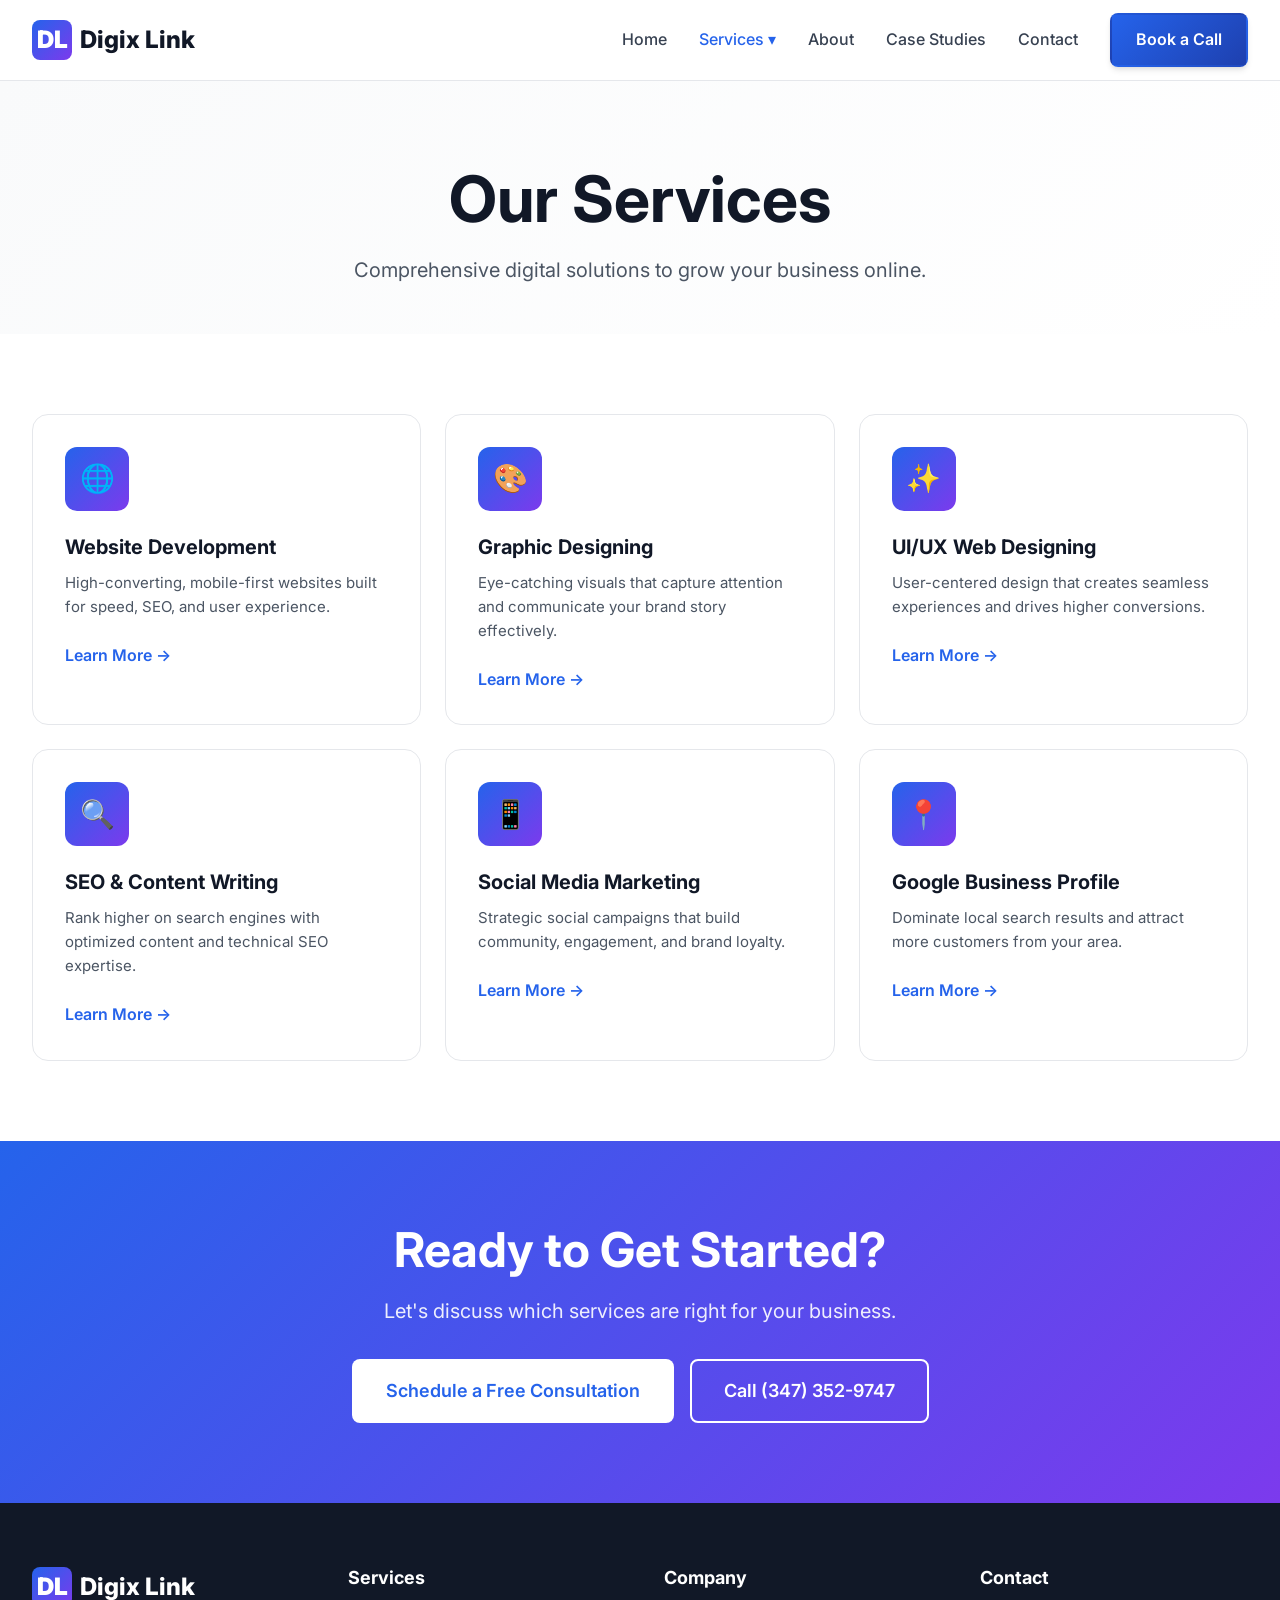
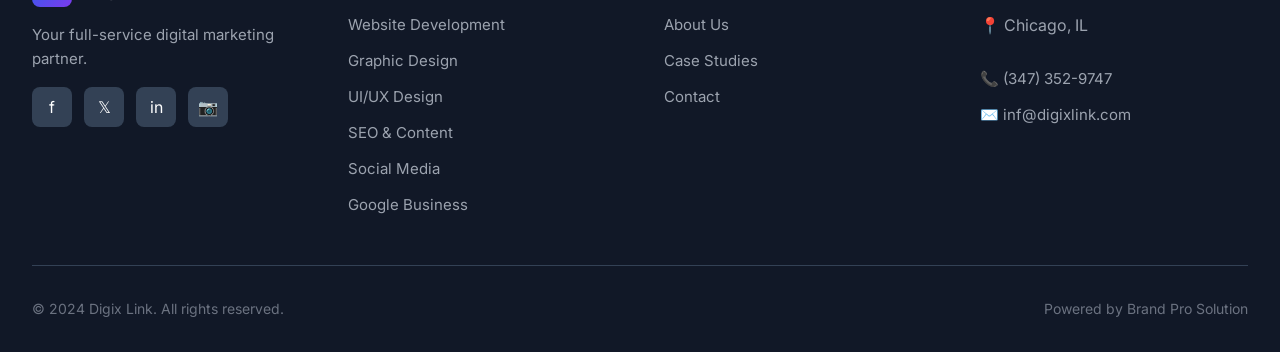
<file: digix-link/pages/services.html>
<!DOCTYPE html>
<html lang="en">
<head>
  <meta charset="UTF-8">
  <meta name="viewport" content="width=device-width, initial-scale=1.0">
  <title>Our Services | Digix Link</title>
  <link rel="preconnect" href="https://fonts.googleapis.com">
  <link rel="preconnect" href="https://fonts.gstatic.com" crossorigin>
  <link href="https://fonts.googleapis.com/css2?family=Inter:wght@400;500;600;700;800;900&display=swap" rel="stylesheet">
  <link rel="stylesheet" href="../css/style.css">
</head>
<body>
  <header class="header" id="header">
    <div class="container nav-container">
      <a href="../index.html" class="logo"><div class="logo-icon">DL</div><span>Digix Link</span></a>
      <nav class="nav-menu" id="navMenu">
        <a href="../index.html" class="nav-link">Home</a>
        <div class="dropdown">
          <a href="services.html" class="nav-link">Services ▾</a>
          <div class="dropdown-menu">
            <a href="website-development.html" class="dropdown-item"><div class="dropdown-icon">🌐</div><div><strong>Website Development</strong></div></a>
            <a href="graphic-design.html" class="dropdown-item"><div class="dropdown-icon">🎨</div><div><strong>Graphic Design</strong></div></a>
            <a href="ui-ux-design.html" class="dropdown-item"><div class="dropdown-icon">✨</div><div><strong>UI/UX Design</strong></div></a>
            <a href="seo-content.html" class="dropdown-item"><div class="dropdown-icon">🔍</div><div><strong>SEO & Content</strong></div></a>
            <a href="social-media.html" class="dropdown-item"><div class="dropdown-icon">📱</div><div><strong>Social Media</strong></div></a>
            <a href="google-business.html" class="dropdown-item"><div class="dropdown-icon">📍</div><div><strong>Google Business</strong></div></a>
          </div>
        </div>
        <a href="about.html" class="nav-link">About</a>
        <a href="case-studies.html" class="nav-link">Case Studies</a>
        <a href="contact.html" class="nav-link">Contact</a>
        <a href="tel:3473529747" class="btn btn-primary">Book a Call</a>
      </nav>
      <button class="mobile-toggle" id="mobileToggle"><span></span><span></span><span></span></button>
    </div>
  </header>

  <section class="page-header">
    <div class="container">
      <h1>Our Services</h1>
      <p>Comprehensive digital solutions to grow your business online.</p>
    </div>
  </section>

  <section class="services-section">
    <div class="container">
      <div class="services-grid">
        <div class="service-card fade-in">
          <div class="service-icon">🌐</div>
          <h3>Website Development</h3>
          <p>High-converting, mobile-first websites built for speed, SEO, and user experience.</p>
          <a href="website-development.html" class="service-link">Learn More →</a>
        </div>
        <div class="service-card fade-in">
          <div class="service-icon">🎨</div>
          <h3>Graphic Designing</h3>
          <p>Eye-catching visuals that capture attention and communicate your brand story effectively.</p>
          <a href="graphic-design.html" class="service-link">Learn More →</a>
        </div>
        <div class="service-card fade-in">
          <div class="service-icon">✨</div>
          <h3>UI/UX Web Designing</h3>
          <p>User-centered design that creates seamless experiences and drives higher conversions.</p>
          <a href="ui-ux-design.html" class="service-link">Learn More →</a>
        </div>
        <div class="service-card fade-in">
          <div class="service-icon">🔍</div>
          <h3>SEO & Content Writing</h3>
          <p>Rank higher on search engines with optimized content and technical SEO expertise.</p>
          <a href="seo-content.html" class="service-link">Learn More →</a>
        </div>
        <div class="service-card fade-in">
          <div class="service-icon">📱</div>
          <h3>Social Media Marketing</h3>
          <p>Strategic social campaigns that build community, engagement, and brand loyalty.</p>
          <a href="social-media.html" class="service-link">Learn More →</a>
        </div>
        <div class="service-card fade-in">
          <div class="service-icon">📍</div>
          <h3>Google Business Profile</h3>
          <p>Dominate local search results and attract more customers from your area.</p>
          <a href="google-business.html" class="service-link">Learn More →</a>
        </div>
      </div>
    </div>
  </section>

  <section class="cta-section">
    <div class="container cta-content">
      <h2 class="cta-title">Ready to Get Started?</h2>
      <p class="cta-subtitle">Let's discuss which services are right for your business.</p>
      <div class="cta-buttons">
        <a href="contact.html" class="btn btn-white btn-lg">Schedule a Free Consultation</a>
        <a href="tel:3473529747" class="btn btn-outline-white btn-lg">Call (347) 352-9747</a>
      </div>
    </div>
  </section>

  <footer class="footer">
    <div class="container">
      <div class="footer-grid">
        <div class="footer-brand">
          <a href="../index.html" class="logo"><div class="logo-icon">DL</div><span>Digix Link</span></a>
          <p>Your full-service digital marketing partner.</p>
          <div class="social-links">
            <a href="#" class="social-link">f</a>
            <a href="#" class="social-link">𝕏</a>
            <a href="#" class="social-link">in</a>
            <a href="#" class="social-link">📷</a>
          </div>
        </div>
        <div>
          <h4 class="footer-title">Services</h4>
          <div class="footer-links">
            <a href="website-development.html" class="footer-link">Website Development</a>
            <a href="graphic-design.html" class="footer-link">Graphic Design</a>
            <a href="ui-ux-design.html" class="footer-link">UI/UX Design</a>
            <a href="seo-content.html" class="footer-link">SEO & Content</a>
            <a href="social-media.html" class="footer-link">Social Media</a>
            <a href="google-business.html" class="footer-link">Google Business</a>
          </div>
        </div>
        <div>
          <h4 class="footer-title">Company</h4>
          <div class="footer-links">
            <a href="about.html" class="footer-link">About Us</a>
            <a href="case-studies.html" class="footer-link">Case Studies</a>
            <a href="contact.html" class="footer-link">Contact</a>
          </div>
        </div>
        <div>
          <h4 class="footer-title">Contact</h4>
          <div class="footer-links">
            <p style="color: var(--gray-400);">📍 Chicago, IL</p>
            <a href="tel:3473529747" class="footer-link">📞 (347) 352-9747</a>
            <a href="mailto:inf@digixlink.com" class="footer-link">✉️ inf@digixlink.com</a>
          </div>
        </div>
      </div>
      <div class="footer-bottom">
        <p>&copy; 2024 Digix Link. All rights reserved.</p>
        <p>Powered by Brand Pro Solution</p>
      </div>
    </div>
  </footer>
  <script src="../js/main.js"></script>
</body>
</html>
</file>
<file: digix-link/css/style.css>
/* ============================================
   DIGIX LINK - Modern Digital Agency Styles
   ============================================ */

/* CSS Variables & Color Palette */
:root {
  /* Primary Colors */
  --primary-blue: #2563eb;
  --primary-dark: #1e40af;
  --primary-light: #3b82f6;
  
  /* Secondary Colors */
  --secondary-purple: #7c3aed;
  --secondary-dark: #5b21b6;
  
  /* Accent Colors */
  --accent-cyan: #06b6d4;
  --accent-green: #10b981;
  --accent-orange: #f59e0b;
  
  /* Neutral Colors */
  --white: #ffffff;
  --gray-50: #f9fafb;
  --gray-100: #f3f4f6;
  --gray-200: #e5e7eb;
  --gray-300: #d1d5db;
  --gray-400: #9ca3af;
  --gray-500: #6b7280;
  --gray-600: #4b5563;
  --gray-700: #374151;
  --gray-800: #1f2937;
  --gray-900: #111827;
  
  /* Dark Mode */
  --dark-bg: #0f172a;
  --dark-surface: #1e293b;
  --dark-surface-light: #334155;
  
  /* Typography */
  --font-primary: 'Inter', -apple-system, BlinkMacSystemFont, 'Segoe UI', sans-serif;
  --font-heading: 'Inter', sans-serif;
  
  /* Spacing (8pt Grid) */
  --space-1: 0.25rem;
  --space-2: 0.5rem;
  --space-3: 0.75rem;
  --space-4: 1rem;
  --space-5: 1.25rem;
  --space-6: 1.5rem;
  --space-8: 2rem;
  --space-10: 2.5rem;
  --space-12: 3rem;
  --space-16: 4rem;
  --space-20: 5rem;
  --space-24: 6rem;
  
  /* Border Radius */
  --radius-sm: 4px;
  --radius-md: 8px;
  --radius-lg: 12px;
  --radius-xl: 16px;
  --radius-full: 9999px;
  
  /* Shadows */
  --shadow-sm: 0 1px 2px 0 rgba(0, 0, 0, 0.05);
  --shadow-md: 0 4px 6px -1px rgba(0, 0, 0, 0.1), 0 2px 4px -1px rgba(0, 0, 0, 0.06);
  --shadow-lg: 0 10px 15px -3px rgba(0, 0, 0, 0.1), 0 4px 6px -2px rgba(0, 0, 0, 0.05);
  --shadow-xl: 0 20px 25px -5px rgba(0, 0, 0, 0.1), 0 10px 10px -5px rgba(0, 0, 0, 0.04);
  --shadow-2xl: 0 25px 50px -12px rgba(0, 0, 0, 0.25);
  
  /* Transitions */
  --transition-fast: 150ms ease;
  --transition-base: 300ms ease;
  --transition-slow: 500ms ease;
  
  /* Z-index layers */
  --z-dropdown: 1000;
  --z-sticky: 1020;
  --z-fixed: 1030;
  --z-modal-backdrop: 1040;
  --z-modal: 1050;
  --z-popover: 1060;
  --z-tooltip: 1070;
}

/* Reset & Base Styles */
*, *::before, *::after {
  box-sizing: border-box;
  margin: 0;
  padding: 0;
}

html {
  scroll-behavior: smooth;
  font-size: 16px;
}

body {
  font-family: var(--font-primary);
  line-height: 1.6;
  color: var(--gray-800);
  background-color: var(--white);
  overflow-x: hidden;
}

img {
  max-width: 100%;
  height: auto;
  display: block;
}

a {
  text-decoration: none;
  color: inherit;
  transition: color var(--transition-fast);
}

ul, ol {
  list-style: none;
}

button, input, textarea, select {
  font-family: inherit;
  font-size: inherit;
}

/* Typography Scale */
h1, h2, h3, h4, h5, h6 {
  font-family: var(--font-heading);
  font-weight: 700;
  line-height: 1.2;
  color: var(--gray-900);
}

h1 { font-size: clamp(2.5rem, 5vw, 4rem); }
h2 { font-size: clamp(2rem, 4vw, 3rem); }
h3 { font-size: clamp(1.5rem, 3vw, 2rem); }
h4 { font-size: clamp(1.25rem, 2vw, 1.5rem); }
h5 { font-size: 1.125rem; }
h6 { font-size: 1rem; }

p {
  margin-bottom: var(--space-4);
  color: var(--gray-600);
}

.text-gradient {
  background: linear-gradient(135deg, var(--primary-blue), var(--secondary-purple));
  -webkit-background-clip: text;
  -webkit-text-fill-color: transparent;
  background-clip: text;
}

/* Container */
.container {
  width: 100%;
  max-width: 1280px;
  margin: 0 auto;
  padding: 0 var(--space-4);
}

@media (min-width: 768px) {
  .container {
    padding: 0 var(--space-8);
  }
}

/* Buttons */
.btn {
  display: inline-flex;
  align-items: center;
  justify-content: center;
  gap: var(--space-2);
  padding: var(--space-3) var(--space-6);
  font-weight: 600;
  border-radius: var(--radius-md);
  border: 2px solid transparent;
  cursor: pointer;
  transition: all var(--transition-base);
  white-space: nowrap;
}

.btn-primary {
  background: linear-gradient(135deg, var(--primary-blue), var(--primary-dark));
  color: var(--white);
  box-shadow: var(--shadow-md);
}

.btn-primary:hover {
  transform: translateY(-2px);
  box-shadow: var(--shadow-lg);
  background: linear-gradient(135deg, var(--primary-dark), var(--secondary-dark));
}

.btn-secondary {
  background: var(--white);
  color: var(--primary-blue);
  border-color: var(--primary-blue);
}

.btn-secondary:hover {
  background: var(--primary-blue);
  color: var(--white);
  transform: translateY(-2px);
}

.btn-outline {
  background: transparent;
  color: var(--primary-blue);
  border-color: var(--primary-blue);
}

.btn-outline:hover {
  background: var(--primary-blue);
  color: var(--white);
}

.btn-lg {
  padding: var(--space-4) var(--space-8);
  font-size: 1.125rem;
}

/* Header & Navigation */
.header {
  position: sticky;
  top: 0;
  z-index: var(--z-sticky);
  background: rgba(255, 255, 255, 0.95);
  backdrop-filter: blur(10px);
  border-bottom: 1px solid var(--gray-200);
  transition: all var(--transition-base);
}

.header.scrolled {
  box-shadow: var(--shadow-md);
}

.nav-container {
  display: flex;
  align-items: center;
  justify-content: space-between;
  height: 80px;
}

.logo {
  display: flex;
  align-items: center;
  gap: var(--space-2);
  font-size: 1.5rem;
  font-weight: 800;
  color: var(--gray-900);
}

.logo-icon {
  width: 40px;
  height: 40px;
  background: linear-gradient(135deg, var(--primary-blue), var(--secondary-purple));
  border-radius: var(--radius-md);
  display: flex;
  align-items: center;
  justify-content: center;
  color: var(--white);
  font-weight: 900;
}

.nav-menu {
  display: none;
  align-items: center;
  gap: var(--space-8);
}

@media (min-width: 1024px) {
  .nav-menu {
    display: flex;
  }
}

.nav-link {
  font-weight: 500;
  color: var(--gray-700);
  position: relative;
  padding: var(--space-2) 0;
}

.nav-link::after {
  content: '';
  position: absolute;
  bottom: 0;
  left: 0;
  width: 0;
  height: 2px;
  background: var(--primary-blue);
  transition: width var(--transition-base);
}

.nav-link:hover::after {
  width: 100%;
}

.nav-link:hover {
  color: var(--primary-blue);
}

/* Dropdown Menu */
.dropdown {
  position: relative;
}

.dropdown-menu {
  position: absolute;
  top: 100%;
  left: 50%;
  transform: translateX(-50%) translateY(var(--space-2));
  background: var(--white);
  min-width: 280px;
  padding: var(--space-4);
  border-radius: var(--radius-lg);
  box-shadow: var(--shadow-xl);
  opacity: 0;
  visibility: hidden;
  transition: all var(--transition-base);
  border: 1px solid var(--gray-200);
}

.dropdown:hover .dropdown-menu {
  opacity: 1;
  visibility: visible;
  transform: translateX(-50%) translateY(0);
}

.dropdown-item {
  display: flex;
  align-items: center;
  gap: var(--space-3);
  padding: var(--space-3);
  border-radius: var(--radius-md);
  transition: background var(--transition-fast);
}

.dropdown-item:hover {
  background: var(--gray-50);
}

.dropdown-icon {
  width: 36px;
  height: 36px;
  background: linear-gradient(135deg, var(--primary-blue), var(--secondary-purple));
  border-radius: var(--radius-md);
  display: flex;
  align-items: center;
  justify-content: center;
  color: var(--white);
  font-size: 1.25rem;
}

/* Mobile Menu Toggle */
.mobile-toggle {
  display: flex;
  flex-direction: column;
  gap: 5px;
  background: none;
  border: none;
  cursor: pointer;
  padding: var(--space-2);
}

@media (min-width: 1024px) {
  .mobile-toggle {
    display: none;
  }
}

.mobile-toggle span {
  width: 25px;
  height: 3px;
  background: var(--gray-700);
  border-radius: 2px;
  transition: all var(--transition-fast);
}

/* Hero Section */
.hero {
  position: relative;
  padding: var(--space-20) 0;
  background: linear-gradient(135deg, var(--gray-50) 0%, var(--white) 100%);
  overflow: hidden;
}

.hero::before {
  content: '';
  position: absolute;
  top: 0;
  right: 0;
  width: 50%;
  height: 100%;
  background: radial-gradient(circle at center, rgba(37, 99, 235, 0.1) 0%, transparent 70%);
  pointer-events: none;
}

.hero-container {
  display: grid;
  grid-template-columns: 1fr;
  gap: var(--space-12);
  align-items: center;
}

@media (min-width: 1024px) {
  .hero-container {
    grid-template-columns: 1fr 1fr;
  }
}

.hero-content {
  position: relative;
  z-index: 2;
}

.hero-badge {
  display: inline-flex;
  align-items: center;
  gap: var(--space-2);
  padding: var(--space-2) var(--space-4);
  background: var(--white);
  border: 1px solid var(--gray-200);
  border-radius: var(--radius-full);
  font-size: 0.875rem;
  font-weight: 500;
  color: var(--gray-700);
  margin-bottom: var(--space-6);
  box-shadow: var(--shadow-sm);
}

.hero-title {
  margin-bottom: var(--space-6);
  line-height: 1.1;
}

.hero-subtitle {
  font-size: 1.25rem;
  color: var(--gray-600);
  margin-bottom: var(--space-8);
  max-width: 600px;
}

.hero-cta {
  display: flex;
  flex-wrap: wrap;
  gap: var(--space-4);
  margin-bottom: var(--space-8);
}

.hero-stats {
  display: flex;
  gap: var(--space-8);
  padding-top: var(--space-8);
  border-top: 1px solid var(--gray-200);
}

.stat-item h4 {
  font-size: 2rem;
  color: var(--primary-blue);
  margin-bottom: var(--space-1);
}

.stat-item p {
  font-size: 0.875rem;
  color: var(--gray-500);
  margin: 0;
}

.hero-visual {
  position: relative;
  display: flex;
  justify-content: center;
  align-items: center;
}

.hero-image {
  width: 100%;
  max-width: 600px;
  border-radius: var(--radius-xl);
  box-shadow: var(--shadow-2xl);
  animation: float 6s ease-in-out infinite;
}

@keyframes float {
  0%, 100% { transform: translateY(0); }
  50% { transform: translateY(-20px); }
}

/* Trust Signals Section */
.trust-section {
  padding: var(--space-16) 0;
  background: var(--gray-50);
}

.trust-grid {
  display: grid;
  grid-template-columns: 1fr;
  gap: var(--space-8);
  align-items: center;
}

@media (min-width: 768px) {
  .trust-grid {
    grid-template-columns: repeat(auto-fit, minmax(200px, 1fr));
  }
}

.client-logo {
  display: flex;
  align-items: center;
  justify-content: center;
  padding: var(--space-6);
  background: var(--white);
  border-radius: var(--radius-lg);
  box-shadow: var(--shadow-sm);
  transition: all var(--transition-base);
}

.client-logo:hover {
  transform: translateY(-4px);
  box-shadow: var(--shadow-md);
}

.client-logo img {
  max-height: 50px;
  filter: grayscale(100%);
  opacity: 0.7;
  transition: all var(--transition-base);
}

.client-logo:hover img {
  filter: grayscale(0%);
  opacity: 1;
}

/* Services Section */
.services-section {
  padding: var(--space-20) 0;
}

.section-header {
  text-align: center;
  max-width: 700px;
  margin: 0 auto var(--space-16);
}

.section-label {
  display: inline-block;
  padding: var(--space-2) var(--space-4);
  background: linear-gradient(135deg, rgba(37, 99, 235, 0.1), rgba(124, 58, 237, 0.1));
  color: var(--primary-blue);
  font-weight: 600;
  font-size: 0.875rem;
  border-radius: var(--radius-full);
  margin-bottom: var(--space-4);
}

.section-title {
  margin-bottom: var(--space-4);
}

.section-subtitle {
  font-size: 1.125rem;
  color: var(--gray-600);
}

.services-grid {
  display: grid;
  grid-template-columns: 1fr;
  gap: var(--space-6);
}

@media (min-width: 640px) {
  .services-grid {
    grid-template-columns: repeat(2, 1fr);
  }
}

@media (min-width: 1024px) {
  .services-grid {
    grid-template-columns: repeat(3, 1fr);
  }
}

.service-card {
  background: var(--white);
  padding: var(--space-8);
  border-radius: var(--radius-xl);
  border: 1px solid var(--gray-200);
  transition: all var(--transition-base);
  position: relative;
  overflow: hidden;
}

.service-card::before {
  content: '';
  position: absolute;
  top: 0;
  left: 0;
  width: 100%;
  height: 4px;
  background: linear-gradient(135deg, var(--primary-blue), var(--secondary-purple));
  transform: scaleX(0);
  transition: transform var(--transition-base);
}

.service-card:hover {
  transform: translateY(-8px);
  box-shadow: var(--shadow-xl);
  border-color: transparent;
}

.service-card:hover::before {
  transform: scaleX(1);
}

.service-icon {
  width: 64px;
  height: 64px;
  background: linear-gradient(135deg, var(--primary-blue), var(--secondary-purple));
  border-radius: var(--radius-lg);
  display: flex;
  align-items: center;
  justify-content: center;
  font-size: 1.75rem;
  color: var(--white);
  margin-bottom: var(--space-6);
}

.service-card h3 {
  margin-bottom: var(--space-3);
  font-size: 1.25rem;
}

.service-card p {
  color: var(--gray-600);
  margin-bottom: var(--space-6);
  font-size: 0.9375rem;
}

.service-link {
  display: inline-flex;
  align-items: center;
  gap: var(--space-2);
  color: var(--primary-blue);
  font-weight: 600;
  transition: gap var(--transition-fast);
}

.service-link:hover {
  gap: var(--space-3);
}

/* About Section */
.about-section {
  padding: var(--space-20) 0;
  background: var(--gray-50);
}

.about-container {
  display: grid;
  grid-template-columns: 1fr;
  gap: var(--space-12);
  align-items: center;
}

@media (min-width: 1024px) {
  .about-container {
    grid-template-columns: 1fr 1fr;
  }
}

.about-image {
  border-radius: var(--radius-xl);
  box-shadow: var(--shadow-xl);
  overflow: hidden;
}

.about-content h2 {
  margin-bottom: var(--space-6);
}

.about-content > p {
  margin-bottom: var(--space-6);
  font-size: 1.125rem;
}

.about-features {
  display: grid;
  gap: var(--space-4);
  margin-bottom: var(--space-8);
}

.about-feature {
  display: flex;
  align-items: flex-start;
  gap: var(--space-3);
}

.feature-check {
  width: 24px;
  height: 24px;
  background: var(--accent-green);
  border-radius: var(--radius-full);
  display: flex;
  align-items: center;
  justify-content: center;
  color: var(--white);
  font-size: 0.75rem;
  flex-shrink: 0;
  margin-top: 2px;
}

/* Process Section */
.process-section {
  padding: var(--space-20) 0;
}

.process-timeline {
  position: relative;
  max-width: 1000px;
  margin: 0 auto;
}

.process-timeline::before {
  content: '';
  position: absolute;
  top: 40px;
  left: 0;
  width: 100%;
  height: 2px;
  background: var(--gray-200);
  display: none;
}

@media (min-width: 768px) {
  .process-timeline::before {
    display: block;
  }
}

.process-steps {
  display: grid;
  grid-template-columns: 1fr;
  gap: var(--space-8);
}

@media (min-width: 768px) {
  .process-steps {
    grid-template-columns: repeat(4, 1fr);
  }
}

.process-step {
  text-align: center;
  position: relative;
}

.step-number {
  width: 80px;
  height: 80px;
  background: var(--white);
  border: 3px solid var(--primary-blue);
  border-radius: var(--radius-full);
  display: flex;
  align-items: center;
  justify-content: center;
  font-size: 1.75rem;
  font-weight: 700;
  color: var(--primary-blue);
  margin: 0 auto var(--space-4);
  position: relative;
  z-index: 1;
  transition: all var(--transition-base);
}

.process-step:hover .step-number {
  background: var(--primary-blue);
  color: var(--white);
  transform: scale(1.1);
}

.step-title {
  font-size: 1.125rem;
  margin-bottom: var(--space-2);
}

.step-description {
  font-size: 0.875rem;
  color: var(--gray-600);
  max-width: 200px;
  margin: 0 auto;
}

/* Testimonials Section */
.testimonials-section {
  padding: var(--space-20) 0;
  background: linear-gradient(135deg, var(--dark-bg) 0%, var(--dark-surface) 100%);
  color: var(--white);
}

.testimonials-section .section-title,
.testimonials-section .section-subtitle {
  color: var(--white);
}

.testimonials-section .section-subtitle {
  opacity: 0.8;
}

.testimonials-grid {
  display: grid;
  grid-template-columns: 1fr;
  gap: var(--space-6);
}

@media (min-width: 768px) {
  .testimonials-grid {
    grid-template-columns: repeat(3, 1fr);
  }
}

.testimonial-card {
  background: var(--dark-surface-light);
  padding: var(--space-8);
  border-radius: var(--radius-xl);
  transition: all var(--transition-base);
}

.testimonial-card:hover {
  transform: translateY(-4px);
  box-shadow: var(--shadow-xl);
}

.testimonial-stars {
  color: var(--accent-orange);
  font-size: 1.25rem;
  margin-bottom: var(--space-4);
}

.testimonial-quote {
  font-size: 1.0625rem;
  line-height: 1.7;
  margin-bottom: var(--space-6);
  opacity: 0.9;
}

.testimonial-author {
  display: flex;
  align-items: center;
  gap: var(--space-4);
}

.author-avatar {
  width: 48px;
  height: 48px;
  border-radius: var(--radius-full);
  object-fit: cover;
}

.author-info h4 {
  color: var(--white);
  font-size: 1rem;
  margin-bottom: var(--space-1);
}

.author-info p {
  font-size: 0.875rem;
  opacity: 0.7;
  margin: 0;
}

/* CTA Section */
.cta-section {
  padding: var(--space-20) 0;
  background: linear-gradient(135deg, var(--primary-blue), var(--secondary-purple));
  text-align: center;
}

.cta-content {
  max-width: 700px;
  margin: 0 auto;
}

.cta-title {
  color: var(--white);
  margin-bottom: var(--space-4);
}

.cta-subtitle {
  color: rgba(255, 255, 255, 0.9);
  font-size: 1.25rem;
  margin-bottom: var(--space-8);
}

.cta-buttons {
  display: flex;
  flex-wrap: wrap;
  justify-content: center;
  gap: var(--space-4);
}

.btn-white {
  background: var(--white);
  color: var(--primary-blue);
}

.btn-white:hover {
  background: var(--gray-100);
  transform: translateY(-2px);
}

.btn-outline-white {
  background: transparent;
  color: var(--white);
  border-color: var(--white);
}

.btn-outline-white:hover {
  background: var(--white);
  color: var(--primary-blue);
}

/* Footer */
.footer {
  background: var(--gray-900);
  color: var(--gray-300);
  padding: var(--space-16) 0 var(--space-8);
}

.footer-grid {
  display: grid;
  grid-template-columns: 1fr;
  gap: var(--space-12);
  margin-bottom: var(--space-12);
}

@media (min-width: 640px) {
  .footer-grid {
    grid-template-columns: repeat(2, 1fr);
  }
}

@media (min-width: 1024px) {
  .footer-grid {
    grid-template-columns: repeat(4, 1fr);
  }
}

.footer-brand {
  margin-bottom: var(--space-6);
}

.footer-brand .logo {
  color: var(--white);
  margin-bottom: var(--space-4);
}

.footer-brand p {
  color: var(--gray-400);
  font-size: 0.9375rem;
}

.footer-title {
  color: var(--white);
  font-size: 1.125rem;
  margin-bottom: var(--space-6);
}

.footer-links {
  display: flex;
  flex-direction: column;
  gap: var(--space-3);
}

.footer-link {
  color: var(--gray-400);
  transition: color var(--transition-fast);
  font-size: 0.9375rem;
}

.footer-link:hover {
  color: var(--white);
}

.social-links {
  display: flex;
  gap: var(--space-3);
  margin-top: var(--space-4);
}

.social-link {
  width: 40px;
  height: 40px;
  background: var(--dark-surface-light);
  border-radius: var(--radius-md);
  display: flex;
  align-items: center;
  justify-content: center;
  color: var(--white);
  transition: all var(--transition-fast);
}

.social-link:hover {
  background: var(--primary-blue);
  transform: translateY(-2px);
}

.footer-bottom {
  padding-top: var(--space-8);
  border-top: 1px solid var(--dark-surface-light);
  display: flex;
  flex-wrap: wrap;
  justify-content: space-between;
  align-items: center;
  gap: var(--space-4);
}

.footer-bottom p {
  color: var(--gray-500);
  font-size: 0.875rem;
  margin: 0;
}

/* Page Headers */
.page-header {
  padding: var(--space-20) 0 var(--space-12);
  background: linear-gradient(135deg, var(--gray-50) 0%, var(--white) 100%);
  text-align: center;
}

.page-header h1 {
  margin-bottom: var(--space-4);
}

.page-header p {
  font-size: 1.25rem;
  max-width: 600px;
  margin: 0 auto;
  color: var(--gray-600);
}

/* Contact Form */
.contact-section {
  padding: var(--space-20) 0;
}

.contact-container {
  display: grid;
  grid-template-columns: 1fr;
  gap: var(--space-12);
}

@media (min-width: 1024px) {
  .contact-container {
    grid-template-columns: 1fr 1fr;
  }
}

.contact-info {
  background: var(--gray-50);
  padding: var(--space-8);
  border-radius: var(--radius-xl);
}

.contact-item {
  display: flex;
  align-items: center;
  gap: var(--space-4);
  margin-bottom: var(--space-6);
}

.contact-icon {
  width: 48px;
  height: 48px;
  background: linear-gradient(135deg, var(--primary-blue), var(--secondary-purple));
  border-radius: var(--radius-md);
  display: flex;
  align-items: center;
  justify-content: center;
  color: var(--white);
  font-size: 1.25rem;
}

.contact-item h4 {
  font-size: 0.875rem;
  color: var(--gray-500);
  margin-bottom: var(--space-1);
}

.contact-item p {
  font-size: 1.125rem;
  color: var(--gray-900);
  margin: 0;
}

.contact-form-wrapper {
  background: var(--white);
  padding: var(--space-8);
  border-radius: var(--radius-xl);
  border: 1px solid var(--gray-200);
  box-shadow: var(--shadow-lg);
}

.form-group {
  margin-bottom: var(--space-6);
}

.form-label {
  display: block;
  font-weight: 600;
  color: var(--gray-700);
  margin-bottom: var(--space-2);
}

.form-input,
.form-select,
.form-textarea {
  width: 100%;
  padding: var(--space-3) var(--space-4);
  border: 2px solid var(--gray-200);
  border-radius: var(--radius-md);
  font-size: 1rem;
  transition: all var(--transition-fast);
  background: var(--white);
}

.form-input:focus,
.form-select:focus,
.form-textarea:focus {
  outline: none;
  border-color: var(--primary-blue);
  box-shadow: 0 0 0 3px rgba(37, 99, 235, 0.1);
}

.form-textarea {
  min-height: 150px;
  resize: vertical;
}

.form-help {
  font-size: 0.875rem;
  color: var(--gray-500);
  margin-top: var(--space-2);
}

/* USA Map Section */
.map-section {
  padding: var(--space-20) 0;
  background: var(--gray-50);
}

.map-container {
  position: relative;
  max-width: 1000px;
  margin: 0 auto;
}

.usa-map {
  width: 100%;
  height: auto;
  border-radius: var(--radius-xl);
  box-shadow: var(--shadow-xl);
}

.map-marker {
  position: absolute;
  width: 20px;
  height: 20px;
  background: var(--primary-blue);
  border: 3px solid var(--white);
  border-radius: var(--radius-full);
  box-shadow: var(--shadow-lg);
  animation: pulse 2s infinite;
}

@keyframes pulse {
  0% { box-shadow: 0 0 0 0 rgba(37, 99, 235, 0.7); }
  70% { box-shadow: 0 0 0 15px rgba(37, 99, 235, 0); }
  100% { box-shadow: 0 0 0 0 rgba(37, 99, 235, 0); }
}

/* Case Studies */
.case-studies-section {
  padding: var(--space-20) 0;
}

.case-study-card {
  background: var(--white);
  border-radius: var(--radius-xl);
  overflow: hidden;
  border: 1px solid var(--gray-200);
  transition: all var(--transition-base);
}

.case-study-card:hover {
  transform: translateY(-8px);
  box-shadow: var(--shadow-xl);
}

.case-study-image {
  width: 100%;
  height: 250px;
  object-fit: cover;
}

.case-study-content {
  padding: var(--space-6);
}

.case-study-tag {
  display: inline-block;
  padding: var(--space-1) var(--space-3);
  background: rgba(37, 99, 235, 0.1);
  color: var(--primary-blue);
  font-size: 0.75rem;
  font-weight: 600;
  border-radius: var(--radius-full);
  margin-bottom: var(--space-3);
}

.case-study-metrics {
  display: grid;
  grid-template-columns: repeat(3, 1fr);
  gap: var(--space-4);
  margin: var(--space-4) 0;
  padding: var(--space-4) 0;
  border-top: 1px solid var(--gray-200);
  border-bottom: 1px solid var(--gray-200);
}

.metric-item {
  text-align: center;
}

.metric-value {
  font-size: 1.5rem;
  font-weight: 700;
  color: var(--accent-green);
  display: block;
}

.metric-label {
  font-size: 0.75rem;
  color: var(--gray-500);
}

/* Blog Section */
.blog-section {
  padding: var(--space-20) 0;
  background: var(--gray-50);
}

.blog-grid {
  display: grid;
  grid-template-columns: 1fr;
  gap: var(--space-6);
}

@media (min-width: 768px) {
  .blog-grid {
    grid-template-columns: repeat(3, 1fr);
  }
}

.blog-card {
  background: var(--white);
  border-radius: var(--radius-xl);
  overflow: hidden;
  border: 1px solid var(--gray-200);
  transition: all var(--transition-base);
}

.blog-card:hover {
  transform: translateY(-4px);
  box-shadow: var(--shadow-lg);
}

.blog-image {
  width: 100%;
  height: 200px;
  object-fit: cover;
}

.blog-content {
  padding: var(--space-6);
}

.blog-category {
  display: inline-block;
  padding: var(--space-1) var(--space-3);
  background: rgba(124, 58, 237, 0.1);
  color: var(--secondary-purple);
  font-size: 0.75rem;
  font-weight: 600;
  border-radius: var(--radius-full);
  margin-bottom: var(--space-3);
}

.blog-title {
  font-size: 1.125rem;
  margin-bottom: var(--space-2);
  line-height: 1.4;
}

.blog-excerpt {
  font-size: 0.9375rem;
  color: var(--gray-600);
  margin-bottom: var(--space-4);
}

.blog-meta {
  display: flex;
  justify-content: space-between;
  align-items: center;
  font-size: 0.875rem;
  color: var(--gray-500);
}

/* Pricing Section */
.pricing-section {
  padding: var(--space-20) 0;
}

.pricing-grid {
  display: grid;
  grid-template-columns: 1fr;
  gap: var(--space-8);
  max-width: 1200px;
  margin: 0 auto;
}

@media (min-width: 768px) {
  .pricing-grid {
    grid-template-columns: repeat(3, 1fr);
  }
}

.pricing-card {
  background: var(--white);
  padding: var(--space-8);
  border-radius: var(--radius-xl);
  border: 2px solid var(--gray-200);
  text-align: center;
  transition: all var(--transition-base);
  position: relative;
}

.pricing-card.popular {
  border-color: var(--primary-blue);
  box-shadow: var(--shadow-xl);
  transform: scale(1.05);
}

.pricing-card:hover {
  border-color: var(--primary-blue);
  box-shadow: var(--shadow-lg);
}

.popular-badge {
  position: absolute;
  top: -12px;
  left: 50%;
  transform: translateX(-50%);
  background: linear-gradient(135deg, var(--primary-blue), var(--secondary-purple));
  color: var(--white);
  padding: var(--space-2) var(--space-4);
  border-radius: var(--radius-full);
  font-size: 0.75rem;
  font-weight: 600;
}

.pricing-header {
  padding-bottom: var(--space-6);
  border-bottom: 1px solid var(--gray-200);
  margin-bottom: var(--space-6);
}

.pricing-name {
  font-size: 1.25rem;
  margin-bottom: var(--space-2);
}

.pricing-price {
  font-size: 3rem;
  font-weight: 700;
  color: var(--primary-blue);
}

.pricing-price span {
  font-size: 1rem;
  color: var(--gray-500);
  font-weight: 400;
}

.pricing-features {
  text-align: left;
  margin-bottom: var(--space-8);
}

.pricing-feature {
  display: flex;
  align-items: center;
  gap: var(--space-3);
  padding: var(--space-2) 0;
  font-size: 0.9375rem;
}

.pricing-feature.disabled {
  opacity: 0.5;
}

/* Responsive Utilities */
@media (max-width: 640px) {
  .hero-stats {
    flex-direction: column;
    gap: var(--space-4);
  }
  
  .hero-cta {
    flex-direction: column;
  }
  
  .btn {
    width: 100%;
  }
}

/* Animations */
.fade-in {
  opacity: 0;
  transform: translateY(20px);
  transition: opacity 0.6s ease, transform 0.6s ease;
}

.fade-in.visible {
  opacity: 1;
  transform: translateY(0);
}

/* Utility Classes */
.text-center { text-align: center; }
.text-left { text-align: left; }
.text-right { text-align: right; }

.mt-4 { margin-top: var(--space-4); }
.mt-8 { margin-top: var(--space-8); }
.mb-4 { margin-bottom: var(--space-4); }
.mb-8 { margin-bottom: var(--space-8); }

.hidden { display: none; }
.block { display: block; }
.flex { display: flex; }
.grid { display: grid; }

/* Service Page Styles */
.service-hero {
  padding: var(--space-20) 0;
  background: linear-gradient(135deg, var(--dark-bg) 0%, var(--dark-surface) 100%);
  color: var(--white);
}

.service-hero .container {
  display: grid;
  grid-template-columns: 1fr 1fr;
  gap: var(--space-12);
  align-items: center;
}

.service-badge {
  display: inline-block;
  background: rgba(37, 99, 235, 0.2);
  color: var(--primary-light);
  padding: var(--space-2) var(--space-4);
  border-radius: var(--radius-full);
  font-size: 0.875rem;
  font-weight: 600;
  margin-bottom: var(--space-4);
}

.service-hero h1 {
  font-size: clamp(2rem, 5vw, 3.5rem);
  font-weight: 800;
  line-height: 1.1;
  margin-bottom: var(--space-6);
}

.hero-subtitle {
  font-size: 1.125rem;
  color: var(--gray-300);
  margin-bottom: var(--space-8);
  line-height: 1.7;
}

.hero-buttons {
  display: flex;
  gap: var(--space-4);
  flex-wrap: wrap;
  margin-bottom: var(--space-10);
}

.hero-stats {
  display: flex;
  gap: var(--space-8);
  flex-wrap: wrap;
}

.stat-item {
  text-align: center;
}

.stat-number {
  display: block;
  font-size: 2.5rem;
  font-weight: 800;
  color: var(--primary-light);
  line-height: 1;
}

.stat-label {
  font-size: 0.875rem;
  color: var(--gray-400);
  margin-top: var(--space-2);
  display: block;
}

.service-hero-image img {
  width: 100%;
  height: auto;
  border-radius: var(--radius-xl);
  box-shadow: var(--shadow-2xl);
}

/* Features Section */
.features-section {
  padding: var(--space-20) 0;
  background: var(--gray-50);
}

.section-header {
  text-align: center;
  max-width: 700px;
  margin: 0 auto var(--space-12);
}

.section-header h2 {
  font-size: clamp(1.75rem, 4vw, 2.5rem);
  font-weight: 700;
  color: var(--gray-900);
  margin-bottom: var(--space-4);
}

.section-header p {
  font-size: 1.125rem;
  color: var(--gray-600);
}

.features-grid {
  display: grid;
  grid-template-columns: repeat(auto-fit, minmax(300px, 1fr));
  gap: var(--space-8);
}

.feature-card {
  background: var(--white);
  padding: var(--space-8);
  border-radius: var(--radius-lg);
  box-shadow: var(--shadow-md);
  transition: transform var(--transition-base), box-shadow var(--transition-base);
}

.feature-card:hover {
  transform: translateY(-8px);
  box-shadow: var(--shadow-xl);
}

.feature-icon {
  font-size: 2.5rem;
  margin-bottom: var(--space-4);
}

.feature-card h3 {
  font-size: 1.25rem;
  font-weight: 700;
  color: var(--gray-900);
  margin-bottom: var(--space-3);
}

.feature-card p {
  color: var(--gray-600);
  margin-bottom: var(--space-4);
  line-height: 1.7;
}

.feature-list {
  list-style: none;
  padding: 0;
}

.feature-list li {
  color: var(--gray-700);
  font-size: 0.9375rem;
  padding: var(--space-1) 0;
}

/* Tech Stack */
.tech-stack-section {
  padding: var(--space-20) 0;
}

.tech-grid {
  display: grid;
  grid-template-columns: repeat(auto-fit, minmax(150px, 1fr));
  gap: var(--space-6);
}

.tech-item {
  display: flex;
  flex-direction: column;
  align-items: center;
  padding: var(--space-6);
  background: var(--gray-50);
  border-radius: var(--radius-lg);
  transition: transform var(--transition-base);
}

.tech-item:hover {
  transform: translateY(-4px);
}

.tech-icon {
  font-size: 2rem;
  margin-bottom: var(--space-3);
}

.tech-item span {
  font-weight: 600;
  color: var(--gray-700);
}

/* Process Timeline */
.process-timeline {
  display: grid;
  grid-template-columns: repeat(auto-fit, minmax(200px, 1fr));
  gap: var(--space-8);
  position: relative;
}

.process-step {
  text-align: center;
  padding: var(--space-6);
}

.step-number {
  width: 60px;
  height: 60px;
  background: linear-gradient(135deg, var(--primary-blue), var(--secondary-purple));
  color: var(--white);
  border-radius: 50%;
  display: flex;
  align-items: center;
  justify-content: center;
  font-size: 1.5rem;
  font-weight: 700;
  margin: 0 auto var(--space-4);
}

.process-step h3 {
  font-size: 1.25rem;
  font-weight: 700;
  color: var(--gray-900);
  margin-bottom: var(--space-3);
}

.process-step p {
  color: var(--gray-600);
  font-size: 0.9375rem;
  line-height: 1.7;
}

/* Benefits Section */
.features-benefits {
  padding: var(--space-20) 0;
}

.features-benefits-grid {
  display: grid;
  grid-template-columns: 1.2fr 1fr;
  gap: var(--space-12);
  align-items: center;
}

.benefits-content h2 {
  font-size: clamp(1.75rem, 4vw, 2.5rem);
  font-weight: 700;
  color: var(--gray-900);
  margin-bottom: var(--space-4);
}

.benefits-content > p {
  color: var(--gray-600);
  font-size: 1.125rem;
  margin-bottom: var(--space-8);
  line-height: 1.7;
}

.benefit-item {
  display: flex;
  gap: var(--space-4);
  margin-bottom: var(--space-6);
}

.benefit-icon {
  width: 32px;
  height: 32px;
  background: var(--primary-blue);
  color: var(--white);
  border-radius: 50%;
  display: flex;
  align-items: center;
  justify-content: center;
  flex-shrink: 0;
  font-weight: 700;
  font-size: 0.875rem;
}

.benefit-item h4 {
  font-size: 1.125rem;
  font-weight: 600;
  color: var(--gray-900);
  margin-bottom: var(--space-1);
}

.benefit-item p {
  color: var(--gray-600);
  font-size: 0.9375rem;
}

.benefits-image img {
  width: 100%;
  height: auto;
  border-radius: var(--radius-xl);
  box-shadow: var(--shadow-xl);
}

/* Portfolio Grid */
.portfolio-section {
  padding: var(--space-20) 0;
  background: var(--gray-50);
}

.portfolio-grid {
  display: grid;
  grid-template-columns: repeat(auto-fit, minmax(300px, 1fr));
  gap: var(--space-6);
}

.portfolio-item {
  position: relative;
  overflow: hidden;
  border-radius: var(--radius-lg);
  cursor: pointer;
}

.portfolio-item img {
  width: 100%;
  height: 250px;
  object-fit: cover;
  transition: transform var(--transition-slow);
}

.portfolio-item:hover img {
  transform: scale(1.1);
}

.portfolio-overlay {
  position: absolute;
  bottom: 0;
  left: 0;
  right: 0;
  background: linear-gradient(to top, rgba(0,0,0,0.8), transparent);
  padding: var(--space-6);
  color: var(--white);
  opacity: 0;
  transition: opacity var(--transition-base);
}

.portfolio-item:hover .portfolio-overlay {
  opacity: 1;
}

.portfolio-overlay h4 {
  font-size: 1.125rem;
  font-weight: 600;
  margin-bottom: var(--space-1);
}

.portfolio-overlay p {
  font-size: 0.875rem;
  opacity: 0.9;
}

/* Showcase Grid */
.showcase-section {
  padding: var(--space-20) 0;
}

.showcase-grid {
  display: grid;
  grid-template-columns: repeat(auto-fit, minmax(300px, 1fr));
  gap: var(--space-8);
}

.showcase-item {
  border-radius: var(--radius-lg);
  overflow: hidden;
}

.showcase-item img {
  width: 100%;
  height: 300px;
  object-fit: cover;
}

.showcase-caption {
  padding: var(--space-4);
  background: var(--gray-50);
  text-align: center;
}

.showcase-caption h4 {
  font-size: 1.125rem;
  font-weight: 600;
  color: var(--gray-900);
}

.showcase-caption p {
  color: var(--gray-600);
  font-size: 0.9375rem;
}

/* Benefits Grid */
.benefits-grid {
  display: grid;
  grid-template-columns: repeat(auto-fit, minmax(280px, 1fr));
  gap: var(--space-6);
}

.benefit-card {
  background: var(--white);
  padding: var(--space-6);
  border-radius: var(--radius-lg);
  border: 1px solid var(--gray-200);
  transition: border-color var(--transition-base);
}

.benefit-card:hover {
  border-color: var(--primary-blue);
}

.benefit-number {
  font-size: 2rem;
  font-weight: 800;
  color: var(--primary-blue);
  opacity: 0.3;
  margin-bottom: var(--space-3);
}

.benefit-card h3 {
  font-size: 1.125rem;
  font-weight: 600;
  color: var(--gray-900);
  margin-bottom: var(--space-2);
}

.benefit-card p {
  color: var(--gray-600);
  font-size: 0.9375rem;
  line-height: 1.7;
}

/* Optimization Section */
.optimization-section {
  padding: var(--space-20) 0;
  background: var(--gray-50);
}

.optimization-grid {
  display: grid;
  grid-template-columns: repeat(auto-fit, minmax(300px, 1fr));
  gap: var(--space-8);
}

.optimization-card {
  background: var(--white);
  padding: var(--space-8);
  border-radius: var(--radius-lg);
  box-shadow: var(--shadow-md);
}

.optimization-icon {
  font-size: 2.5rem;
  margin-bottom: var(--space-4);
}

/* Content Writing Section */
.content-writing-section {
  padding: var(--space-20) 0;
}

.content-grid {
  display: grid;
  grid-template-columns: repeat(auto-fit, minmax(300px, 1fr));
  gap: var(--space-8);
}

.content-card {
  background: var(--white);
  padding: var(--space-8);
  border-radius: var(--radius-lg);
  border: 1px solid var(--gray-200);
  transition: transform var(--transition-base);
}

.content-card:hover {
  transform: translateY(-4px);
}

.content-icon {
  font-size: 2.5rem;
  margin-bottom: var(--space-4);
}

/* Results Section */
.results-section {
  padding: var(--space-20) 0;
  background: linear-gradient(135deg, var(--dark-bg) 0%, var(--dark-surface) 100%);
  color: var(--white);
}

.results-section .section-header h2 {
  color: var(--white);
}

.results-section .section-header p {
  color: var(--gray-300);
}

.results-grid {
  display: grid;
  grid-template-columns: repeat(auto-fit, minmax(220px, 1fr));
  gap: var(--space-6);
}

.result-card {
  background: rgba(255,255,255,0.05);
  padding: var(--space-8);
  border-radius: var(--radius-lg);
  text-align: center;
  border: 1px solid rgba(255,255,255,0.1);
}

.result-metric {
  font-size: 3rem;
  font-weight: 800;
  background: linear-gradient(135deg, var(--primary-light), var(--accent-cyan));
  -webkit-background-clip: text;
  -webkit-text-fill-color: transparent;
  background-clip: text;
  margin-bottom: var(--space-2);
}

.result-label {
  font-size: 1.125rem;
  font-weight: 600;
  margin-bottom: var(--space-2);
}

.result-context {
  font-size: 0.875rem;
  color: var(--gray-400);
}

/* Platforms Section */
.platforms-section {
  padding: var(--space-20) 0;
}

.platforms-grid {
  display: grid;
  grid-template-columns: repeat(auto-fit, minmax(250px, 1fr));
  gap: var(--space-6);
}

.platform-card {
  background: var(--white);
  padding: var(--space-6);
  border-radius: var(--radius-lg);
  border: 1px solid var(--gray-200);
  text-align: center;
  transition: transform var(--transition-base);
}

.platform-card:hover {
  transform: translateY(-4px);
}

.platform-icon {
  font-size: 3rem;
  margin-bottom: var(--space-4);
}

.platform-card h3 {
  font-size: 1.125rem;
  font-weight: 600;
  color: var(--gray-900);
  margin-bottom: var(--space-2);
}

.platform-card p {
  color: var(--gray-600);
  font-size: 0.9375rem;
}

/* Ad Examples */
.ad-examples-section {
  padding: var(--space-20) 0;
  background: var(--gray-50);
}

.ad-grid {
  display: grid;
  grid-template-columns: repeat(auto-fit, minmax(300px, 1fr));
  gap: var(--space-6);
}

.ad-item {
  border-radius: var(--radius-lg);
  overflow: hidden;
}

.ad-item img {
  width: 100%;
  height: 250px;
  object-fit: cover;
}

.ad-caption {
  padding: var(--space-4);
  background: var(--white);
}

.ad-caption h4 {
  font-size: 1rem;
  font-weight: 600;
  color: var(--gray-900);
}

.ad-caption p {
  color: var(--gray-600);
  font-size: 0.875rem;
}

/* Growth Stats */
.growth-stats-section {
  padding: var(--space-20) 0;
}

.growth-grid {
  display: grid;
  grid-template-columns: repeat(auto-fit, minmax(220px, 1fr));
  gap: var(--space-6);
}

.growth-card {
  background: var(--white);
  padding: var(--space-8);
  border-radius: var(--radius-lg);
  text-align: center;
  border: 1px solid var(--gray-200);
}

.growth-metric {
  font-size: 2.5rem;
  font-weight: 800;
  color: var(--primary-blue);
  margin-bottom: var(--space-2);
}

.growth-label {
  font-size: 1rem;
  font-weight: 600;
  color: var(--gray-900);
  margin-bottom: var(--space-2);
}

.growth-context {
  font-size: 0.875rem;
  color: var(--gray-600);
}

/* Benefits Grid 2 */
.benefits-grid-2 {
  display: grid;
  grid-template-columns: 1fr 1fr;
  gap: var(--space-12);
  align-items: center;
}

.benefit-content {
  display: flex;
  flex-direction: column;
  gap: var(--space-6);
}

.benefit-image img {
  width: 100%;
  height: auto;
  border-radius: var(--radius-xl);
  box-shadow: var(--shadow-xl);
}

/* Before After Grid */
.before-after-grid {
  display: grid;
  grid-template-columns: repeat(auto-fit, minmax(280px, 1fr));
  gap: var(--space-8);
}

.before-after-card {
  background: var(--white);
  padding: var(--space-8);
  border-radius: var(--radius-lg);
  box-shadow: var(--shadow-md);
}

.ba-header {
  display: flex;
  justify-content: space-between;
  margin-bottom: var(--space-4);
}

.ba-label {
  font-size: 0.875rem;
  font-weight: 600;
  color: var(--gray-500);
}

.ba-label.after {
  color: var(--accent-green);
}

.ba-metrics {
  text-align: center;
  padding: var(--space-6) 0;
  background: var(--gray-50);
  border-radius: var(--radius-md);
  margin-bottom: var(--space-4);
}

.ba-metric {
  font-size: 1.5rem;
  font-weight: 700;
  color: var(--gray-900);
}

.ba-before {
  color: var(--gray-500);
}

.ba-arrow {
  color: var(--primary-blue);
  margin: 0 var(--space-2);
}

.ba-after {
  color: var(--accent-green);
}

.ba-label-full {
  font-size: 0.9375rem;
  color: var(--gray-700);
  font-weight: 500;
  margin-top: var(--space-2);
}

.ba-context {
  font-size: 0.875rem;
  color: var(--gray-600);
  text-align: center;
}

/* Process Timeline Horizontal */
.process-timeline-horizontal {
  display: grid;
  grid-template-columns: repeat(auto-fit, minmax(200px, 1fr));
  gap: var(--space-6);
}

.process-step-h {
  text-align: center;
  padding: var(--space-6);
}

.step-number-h {
  width: 50px;
  height: 50px;
  background: linear-gradient(135deg, var(--primary-blue), var(--secondary-purple));
  color: var(--white);
  border-radius: 50%;
  display: flex;
  align-items: center;
  justify-content: center;
  font-size: 1.25rem;
  font-weight: 700;
  margin: 0 auto var(--space-4);
}

.process-step-h h3 {
  font-size: 1.125rem;
  font-weight: 600;
  color: var(--gray-900);
  margin-bottom: var(--space-2);
}

.process-step-h p {
  color: var(--gray-600);
  font-size: 0.9375rem;
  line-height: 1.6;
}

/* Responsive Adjustments for Service Pages */
@media (max-width: 1024px) {
  .service-hero .container {
    grid-template-columns: 1fr;
    text-align: center;
  }
  
  .hero-buttons {
    justify-content: center;
  }
  
  .hero-stats {
    justify-content: center;
  }
  
  .features-benefits-grid,
  .benefits-grid-2 {
    grid-template-columns: 1fr;
  }
  
  .benefit-image {
    order: -1;
  }
}

@media (max-width: 768px) {
  .service-hero {
    padding: var(--space-12) 0;
  }
  
  .hero-stats {
    gap: var(--space-6);
  }
  
  .stat-number {
    font-size: 2rem;
  }
  
  .process-timeline,
  .process-timeline-horizontal {
    grid-template-columns: 1fr;
  }
}
</file>
